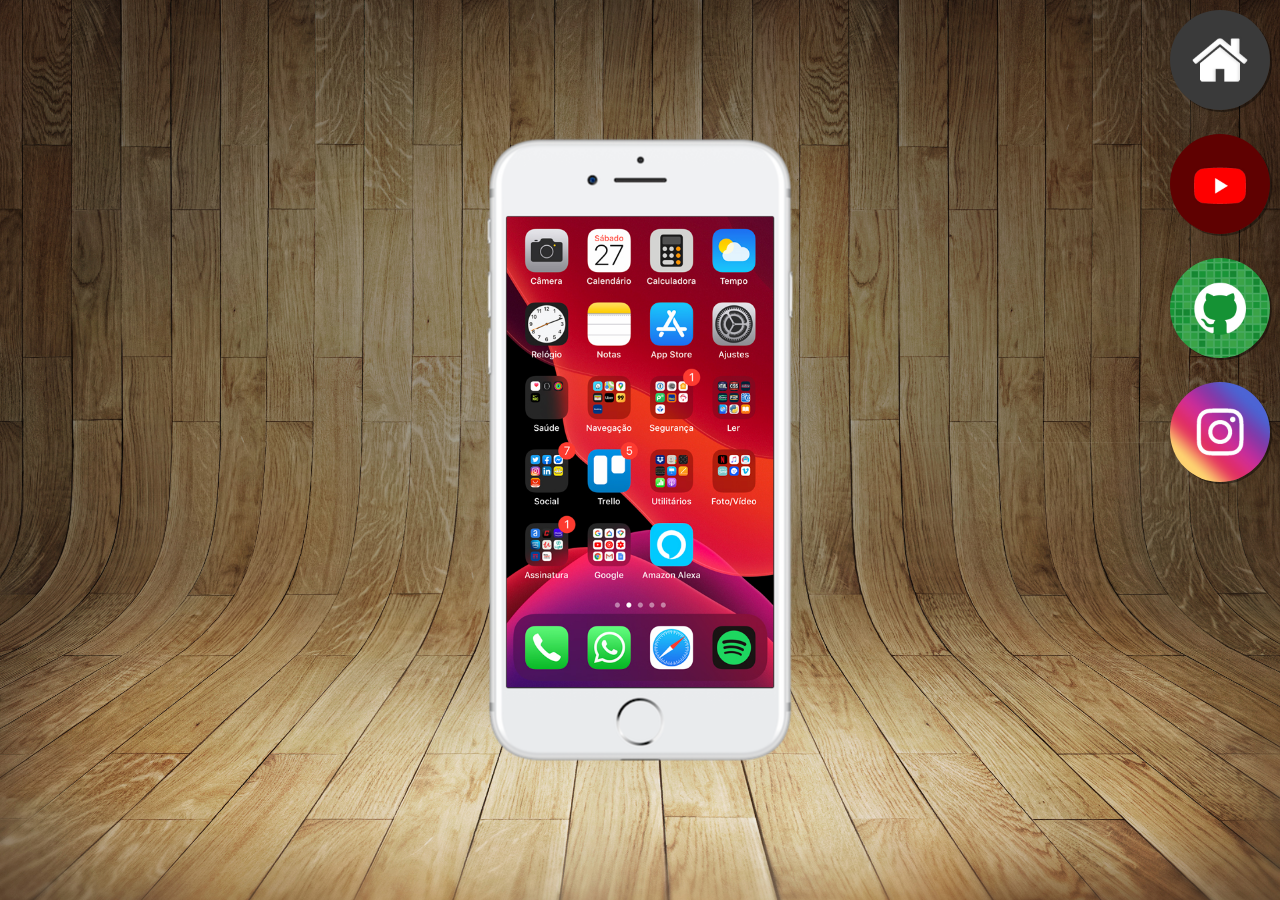
<file: index.html>
<!DOCTYPE html>
<html lang="pt-br">
<head>
    <meta charset="UTF-8">
    <meta name="viewport" content="width=device-width, initial-scale=1.0">
    <link rel="shortcut icon" href="favicon.ico" type="image/x-icon">
    <link rel="stylesheet" href="estilos/style.css">
    <title>Projetos Redes Socias</title>
</head>
<body>
    <main>
        <section id="telefone">
            <iframe src="home.html" name="tela" id="tela" frameborder="0"></iframe>
        </section>
        <section id="redes-sociais">
            <a href="home.html" target="tela"><img src="imagens/logo-home.jpg" alt="home"></a> <br>
            <a href="youtube.html" target="tela"><img src="imagens/logo-youtube.jpg" alt="YouTube"></a> <br>
            <a href="github.html" target="tela"><img src="imagens/logo-github.jpg" alt="GitHub"></a> <br>
            <a href="instagram.html" target="tela"><img src="imagens/logo-instagram.jpg" alt="Instagram"></a>                        
        </section>
    </main>
    
</body>
</html>
</file>
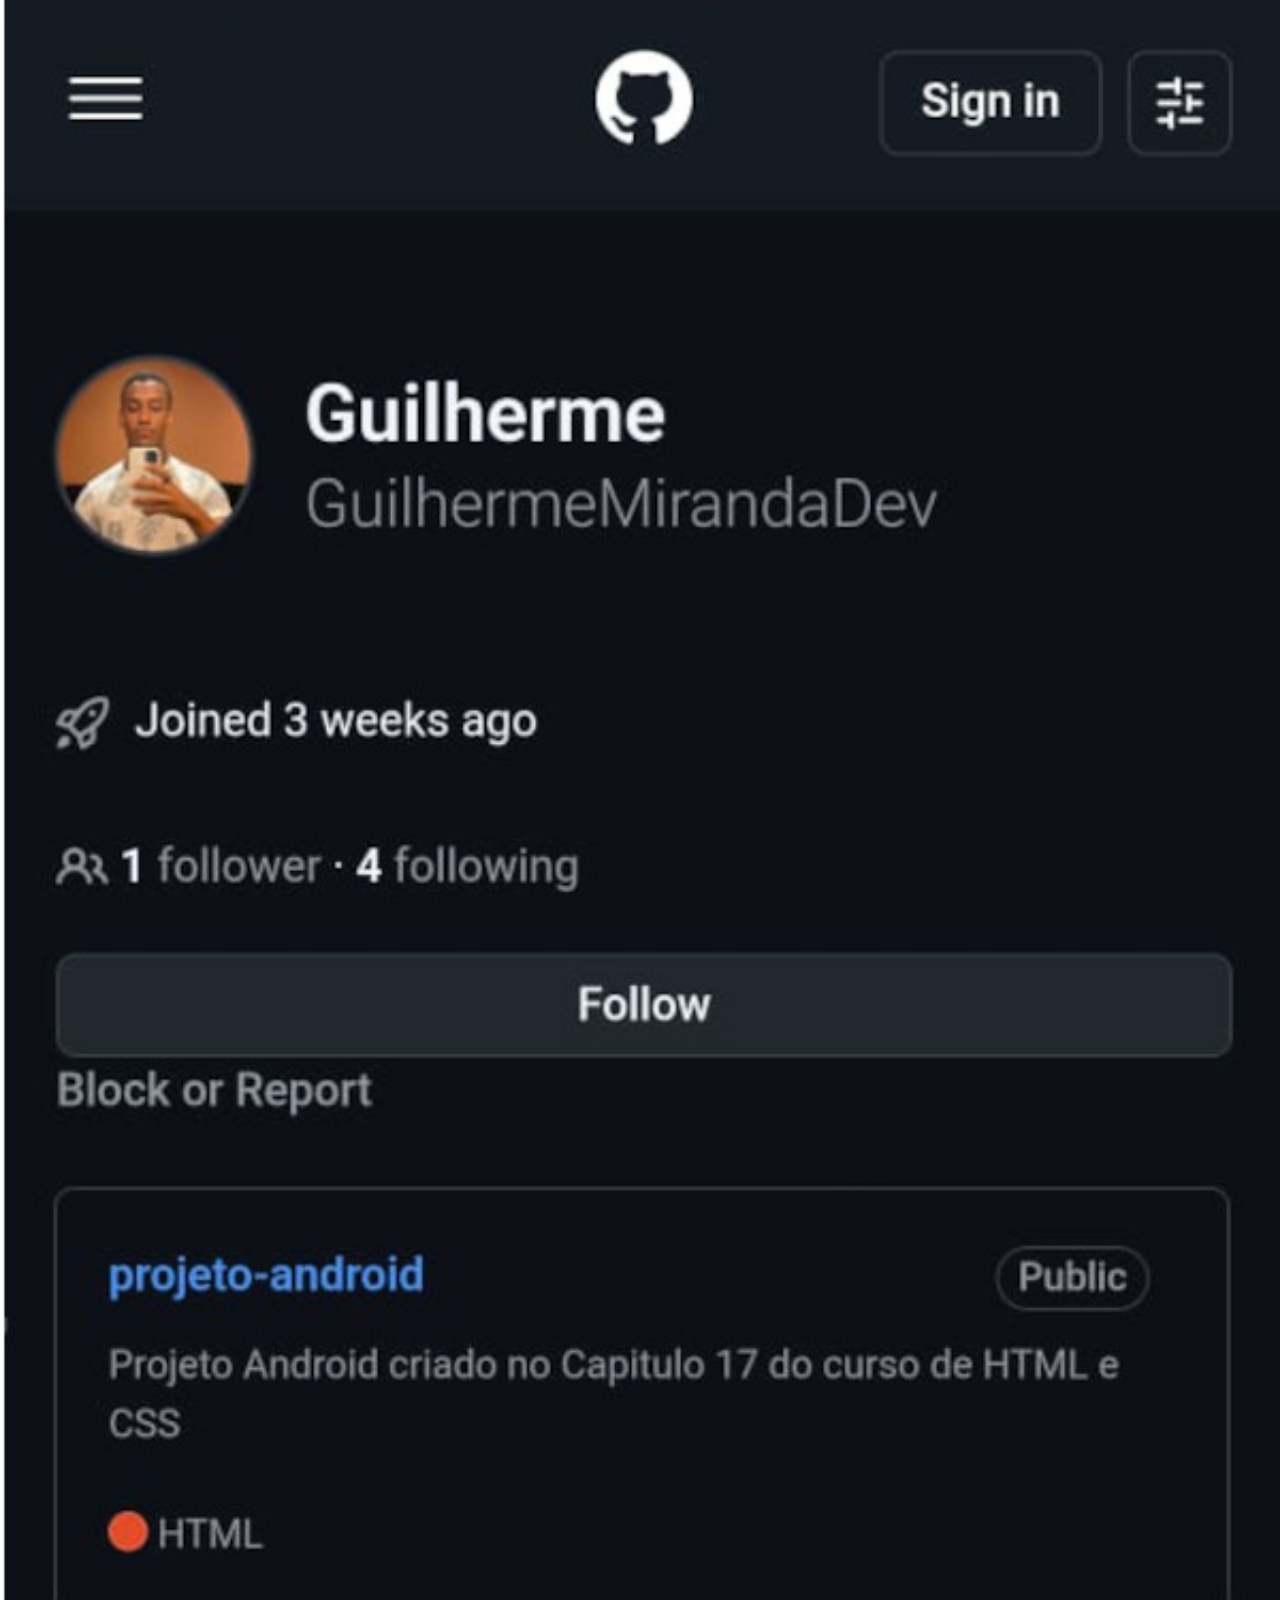
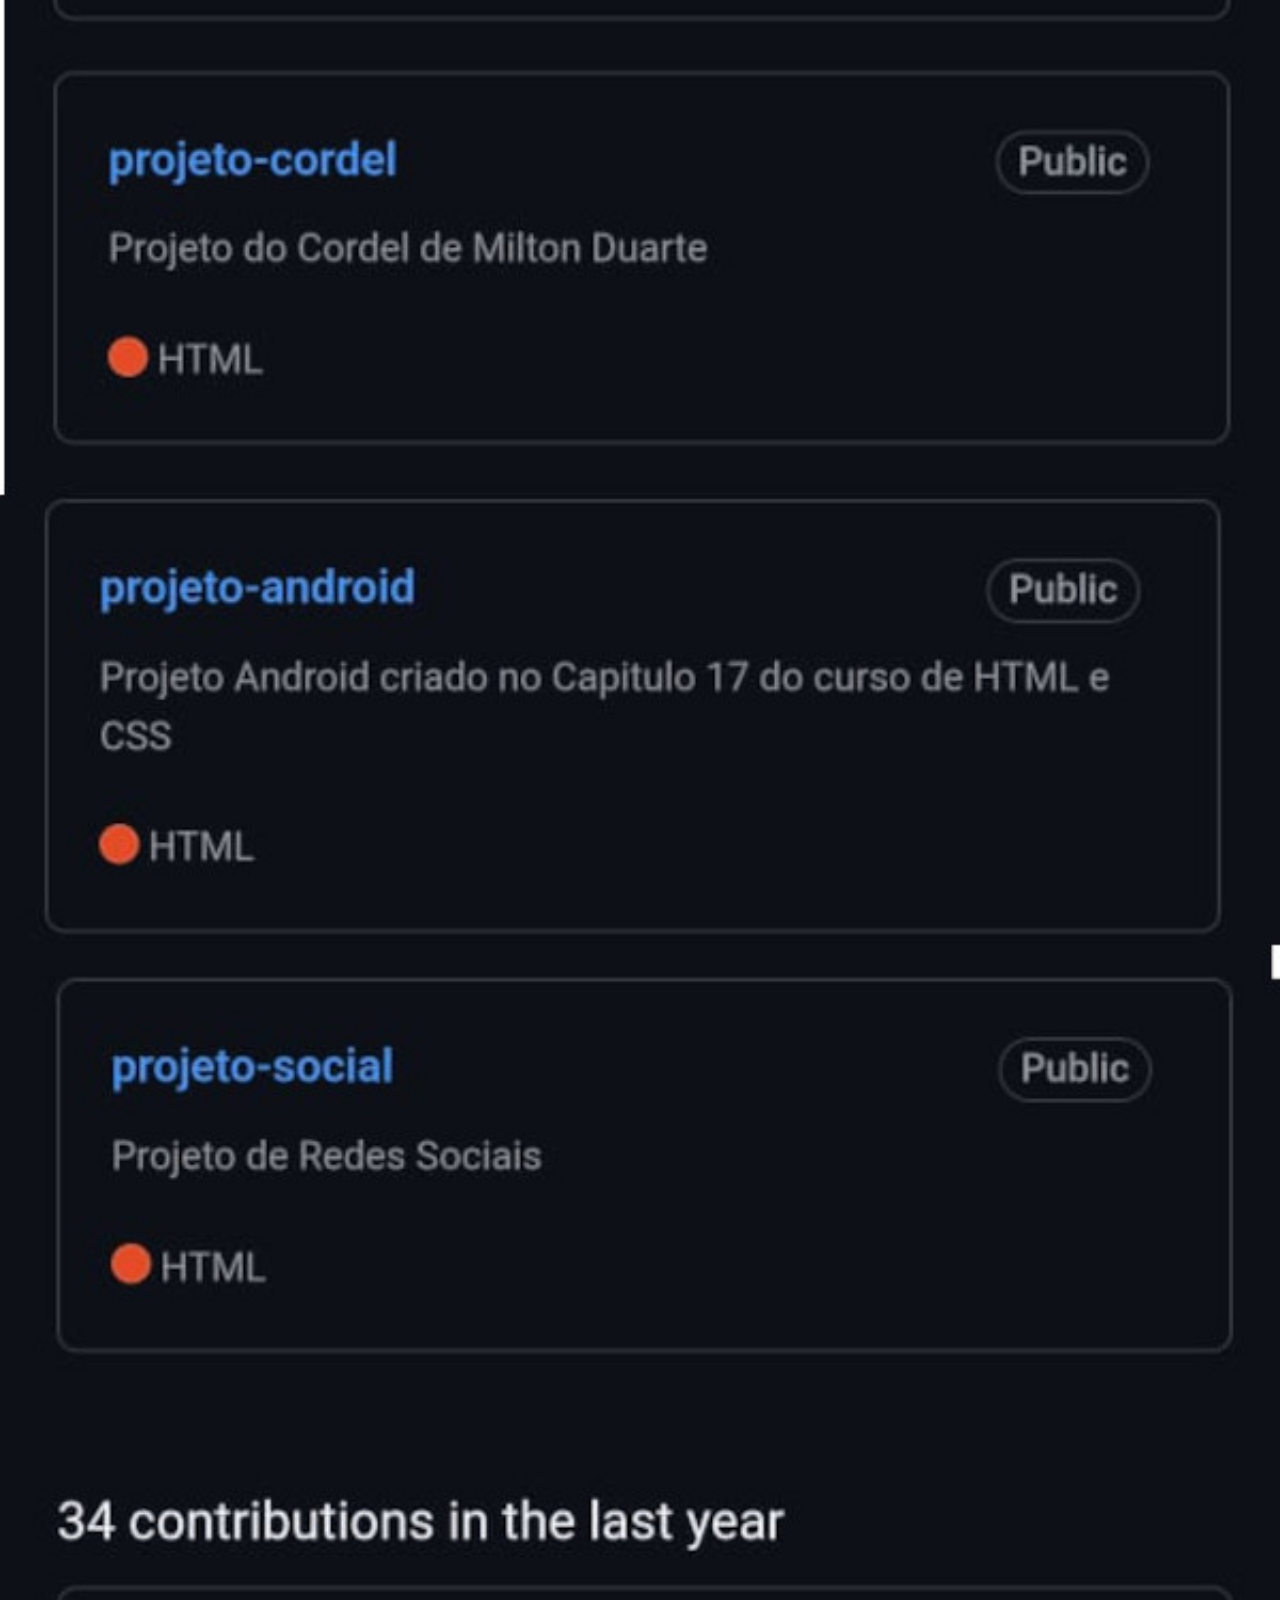
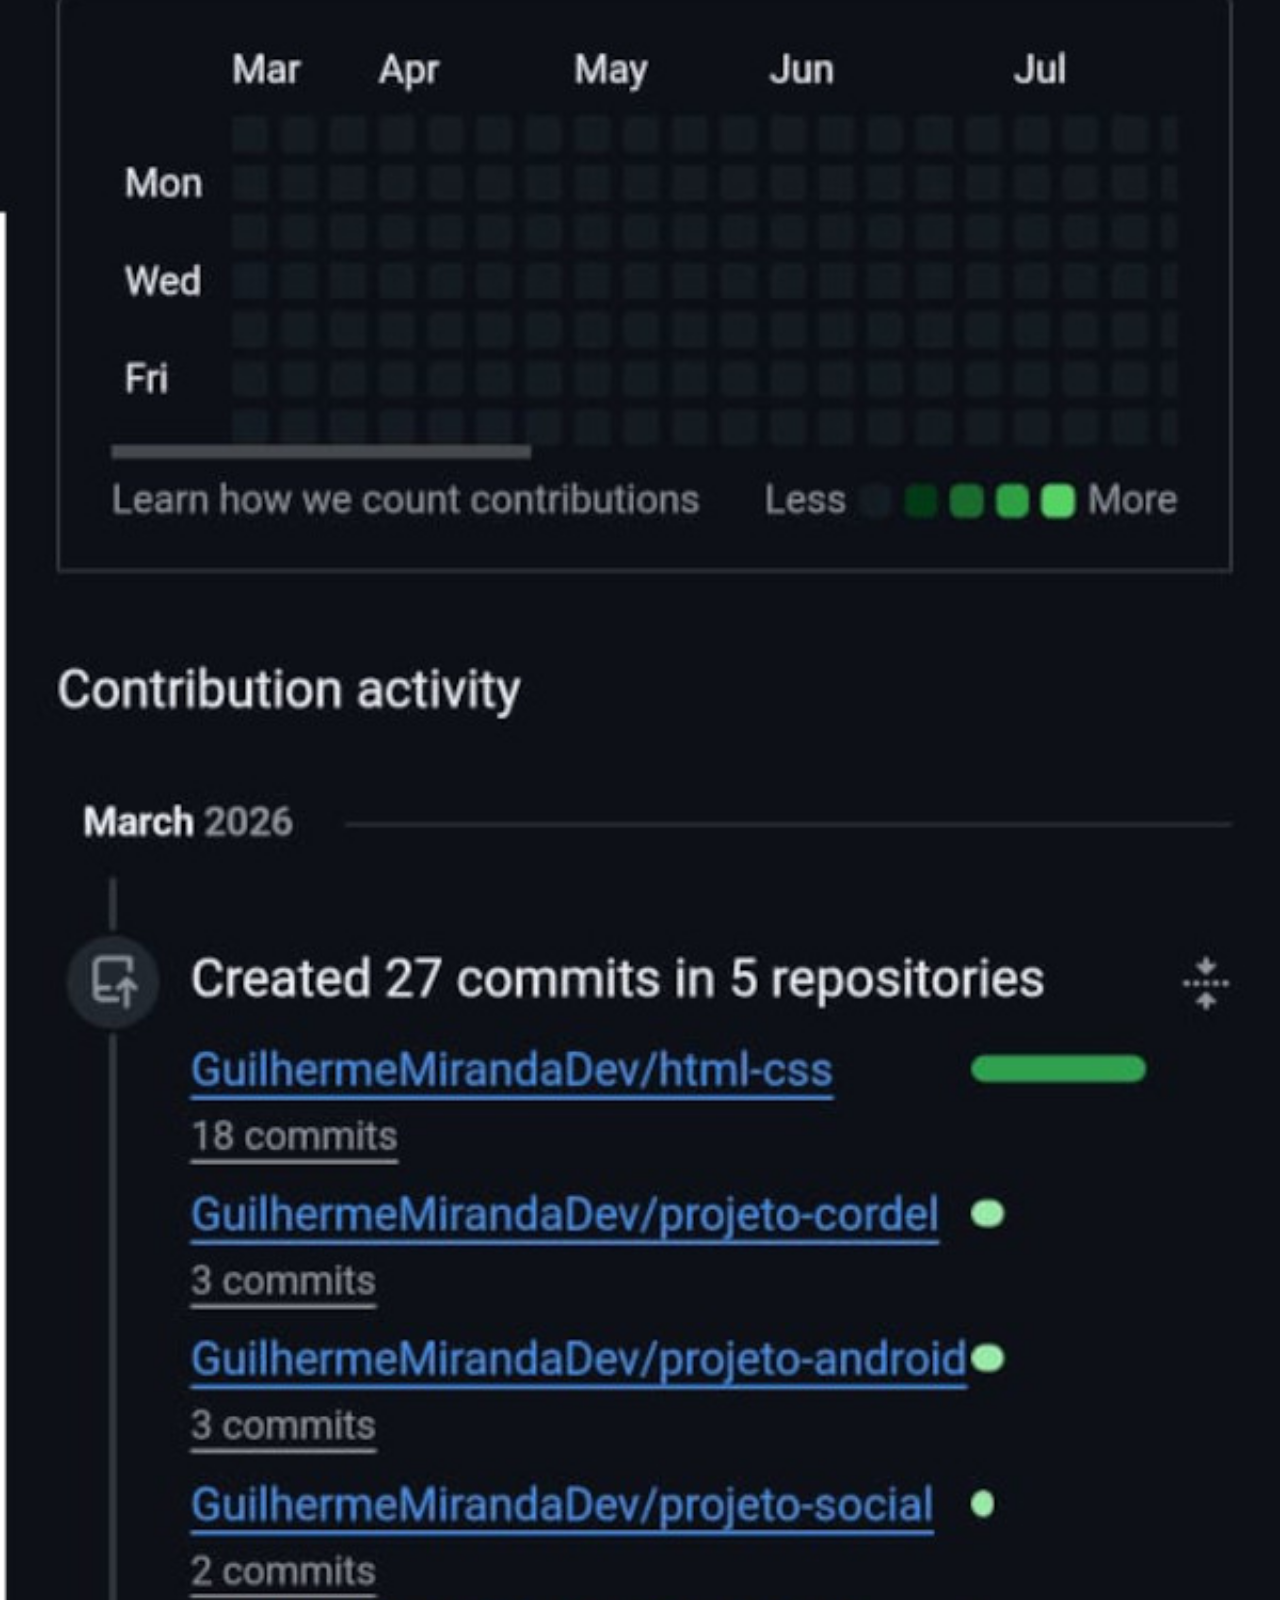
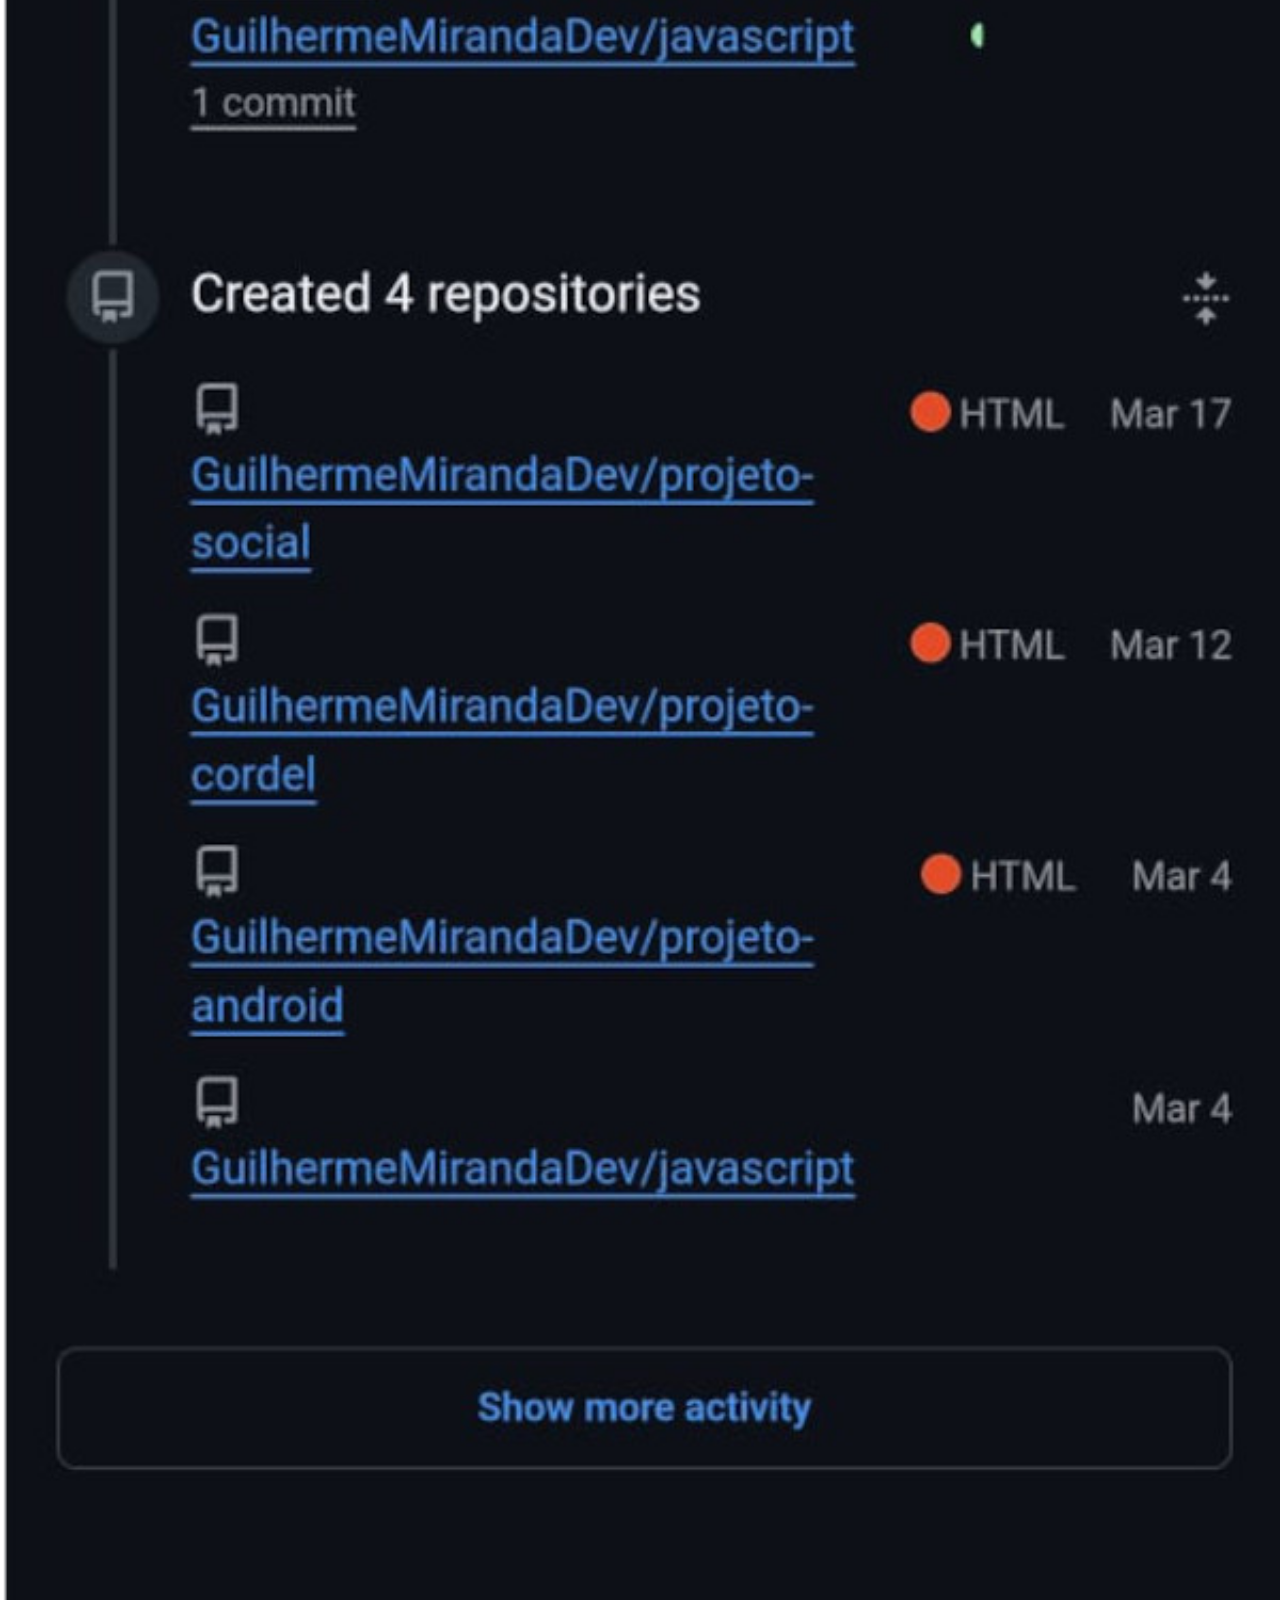
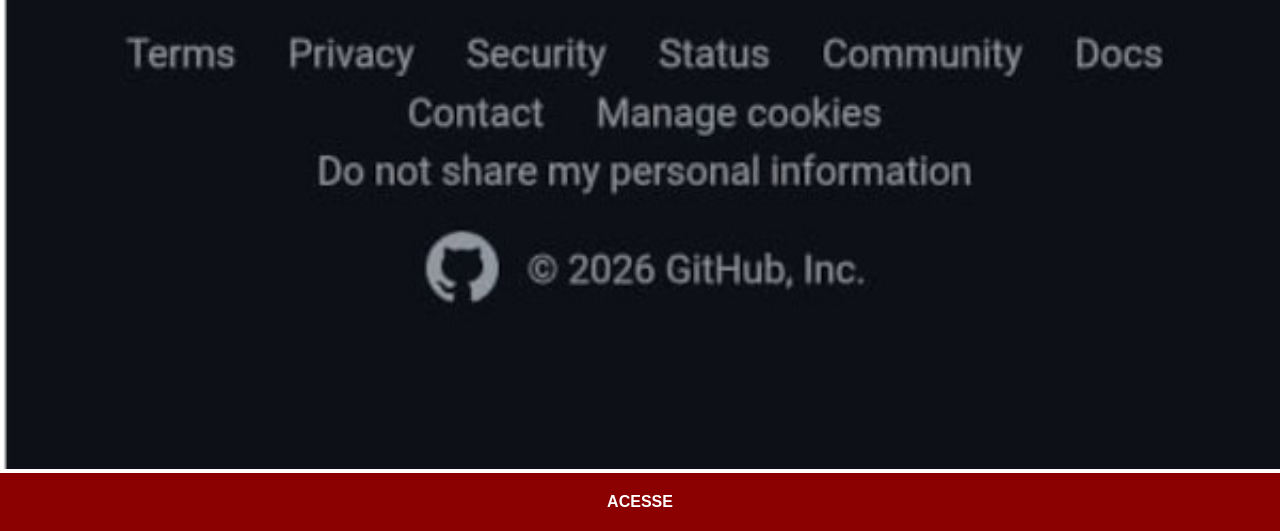
<file: github.html>
<!DOCTYPE html>
<html lang="pt-br">
<head>
    <meta charset="UTF-8">
    <meta name="viewport" content="width=device-width, initial-scale=1.0">
    <title>GitHub</title>
    <link rel="stylesheet" href="estilos/social.css">
</head>
<body>
    <img src="imagens/TelaGit.jpg" alt="GitHub">
    <a href="https://github.com/GuilhermeMirandaDev" target="_blank">ACESSE</a>
</body>
</html>
</file>
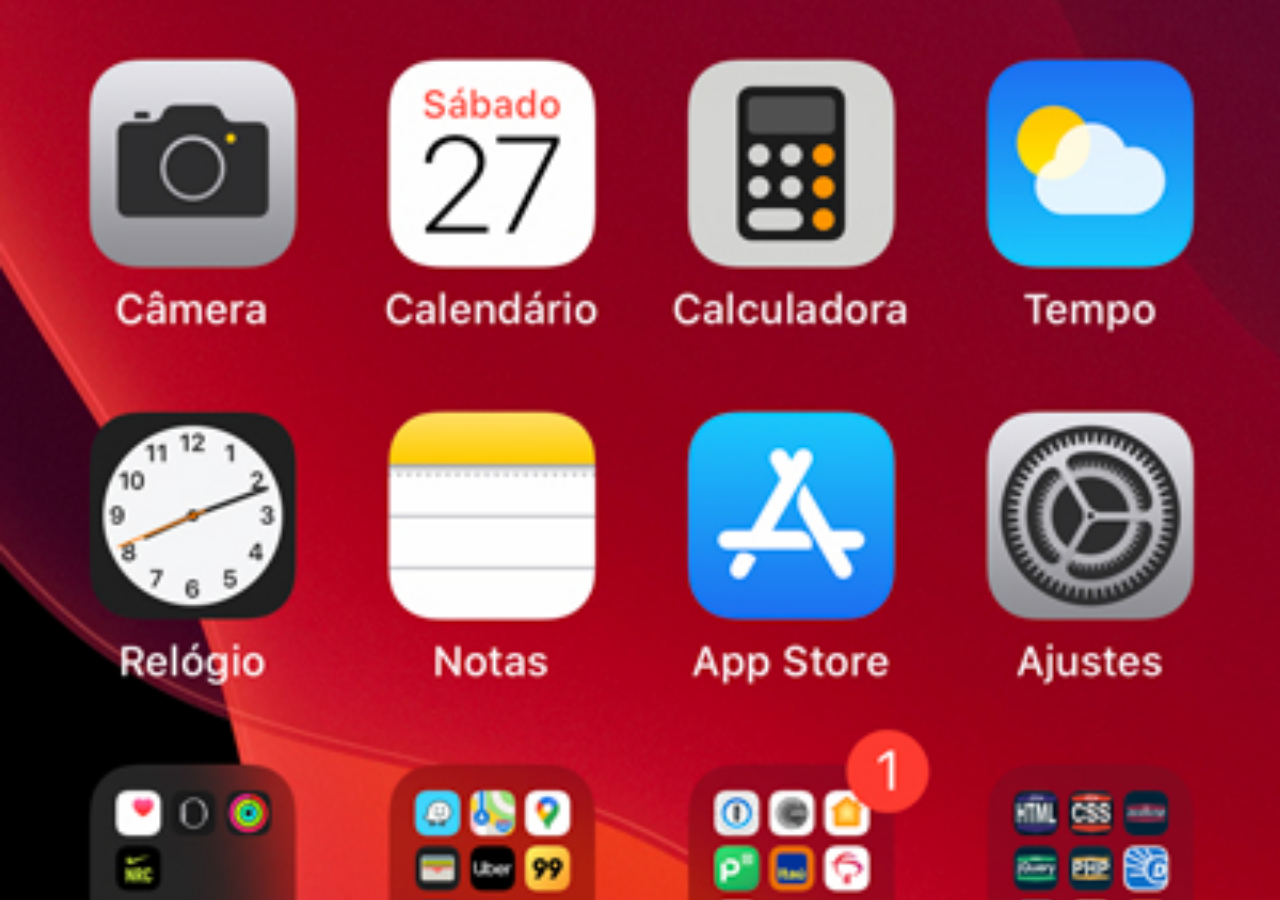
<file: home.html>
<!DOCTYPE html>
<html lang="pt-br">
<head>
    <meta charset="UTF-8">
    <meta name="viewport" content="width=device-width, initial-scale=1.0">
    <title>Home</title>
</head>
<style>
    *{
        padding: 0;
        margin: 0;
    }
    body{
        width: 100vw;
        height: 100vh;
        background: black url(imagens/tela-home.jpg) no-repeat
        top center;
        background-size: cover;
    }
</style>
<body>
    
</body>
</html>
</file>
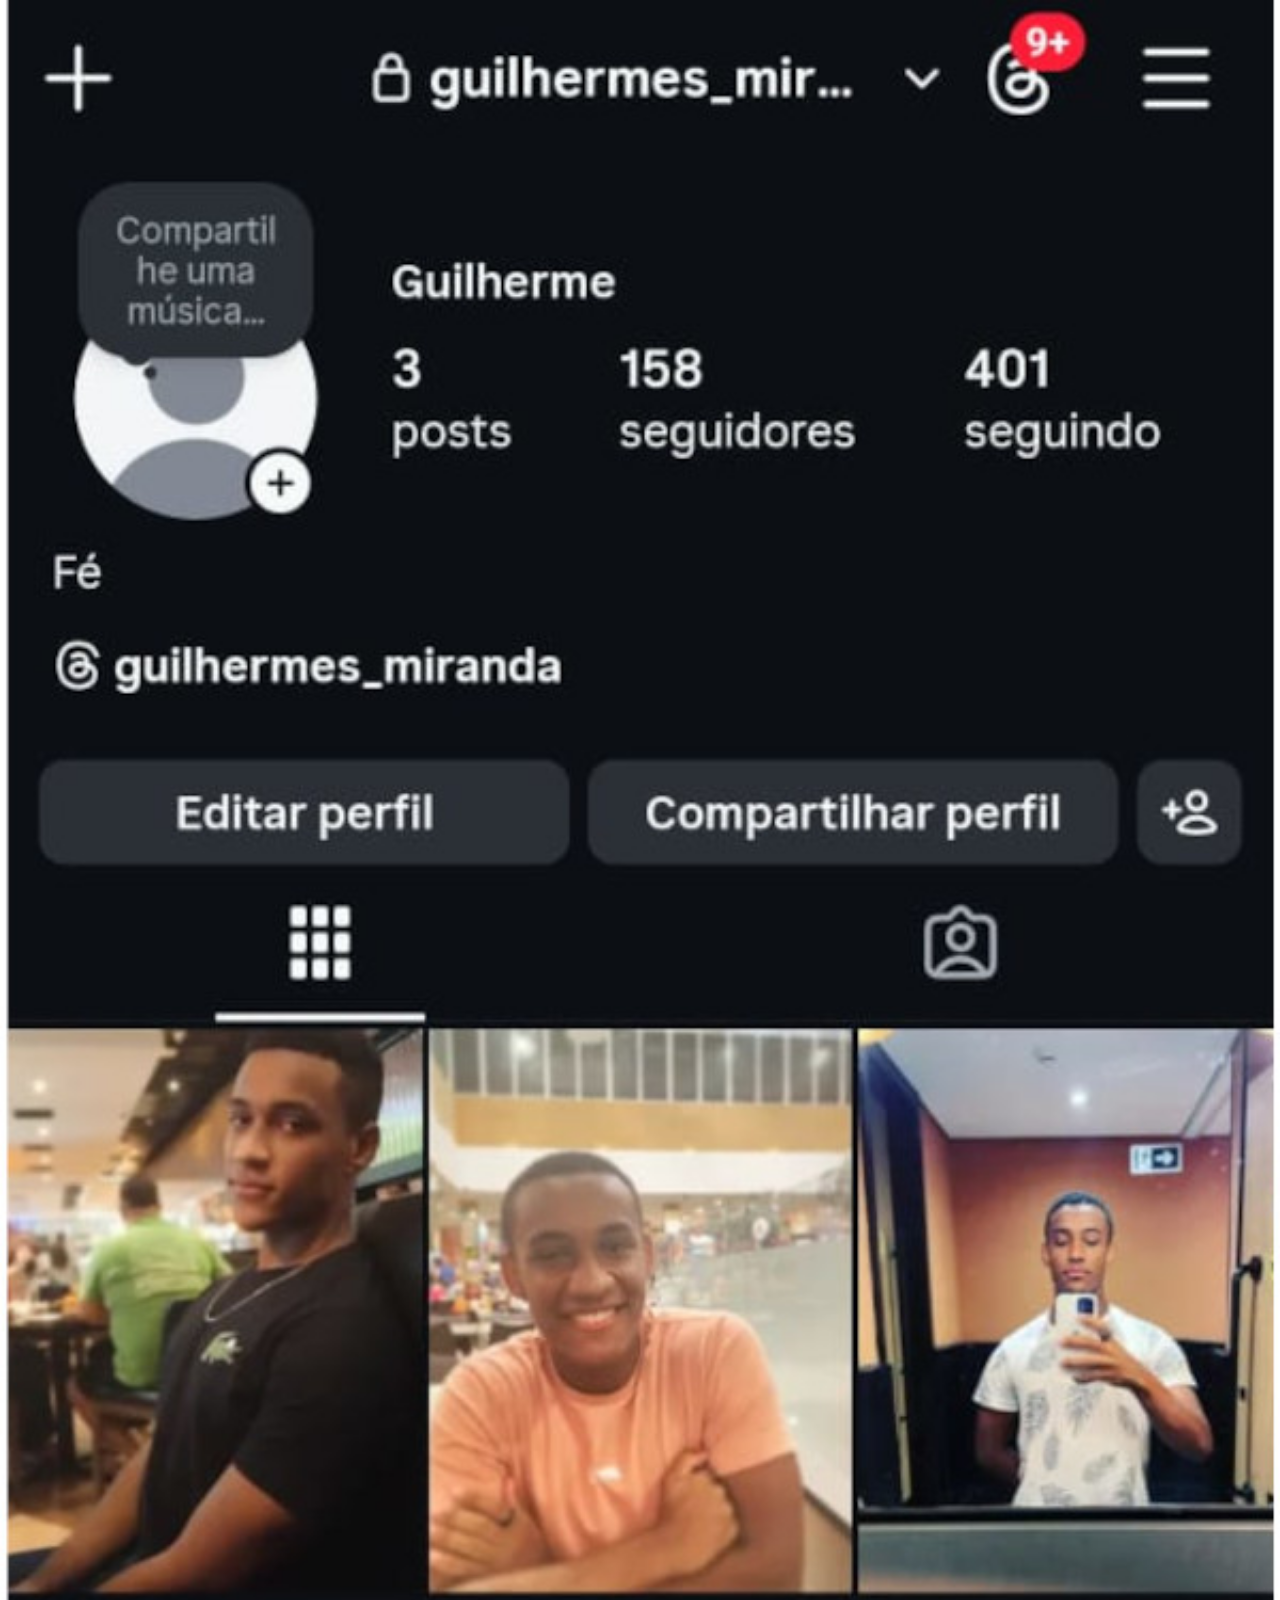
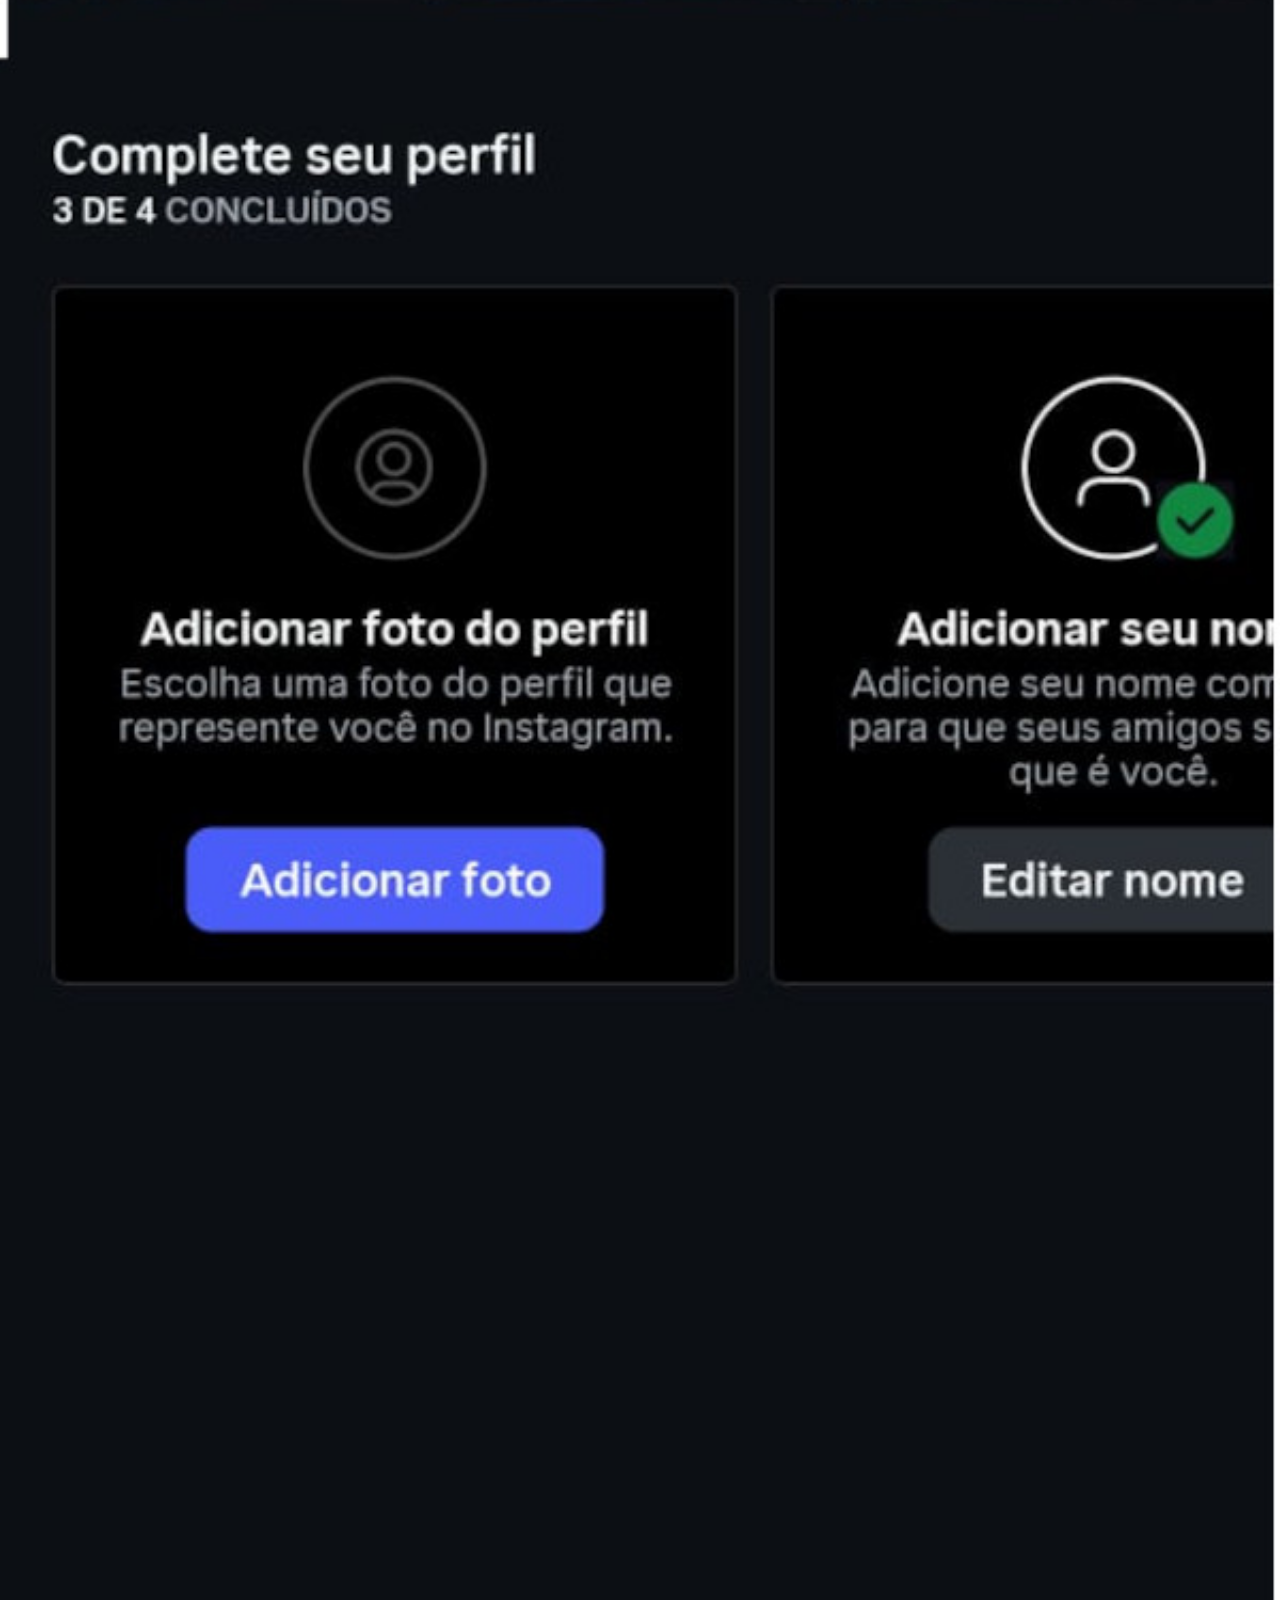
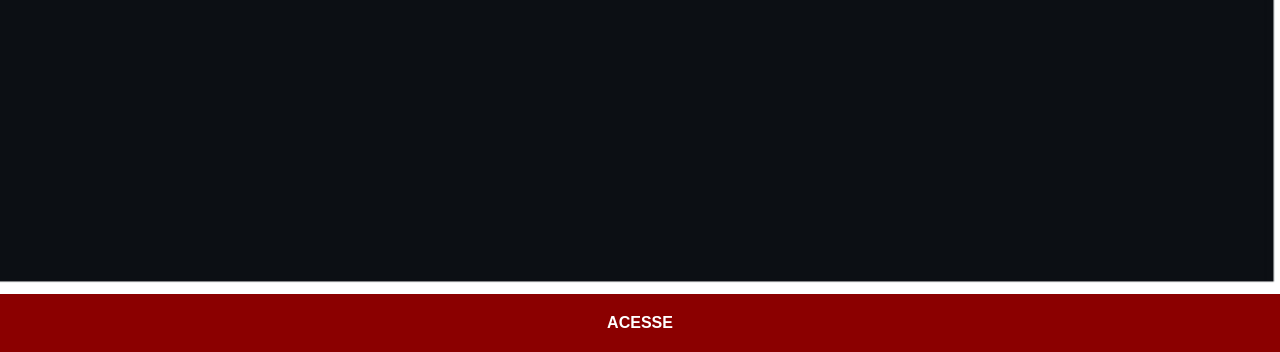
<file: instagram.html>
<!DOCTYPE html>
<html lang="pt-br">
<head>
    <meta charset="UTF-8">
    <meta name="viewport" content="width=device-width, initial-scale=1.0">
    <title>Instagram</title>
    <link rel="stylesheet" href="estilos/social.css">
</head>
<body>
    <img src="imagens/TelaInsta.jpg" alt="GitHub">
    <a href="https://www.instagram.com/guilhermes_miranda/?hl=pt-br" target="_blank">ACESSE</a>
</body>
</html>
</file>
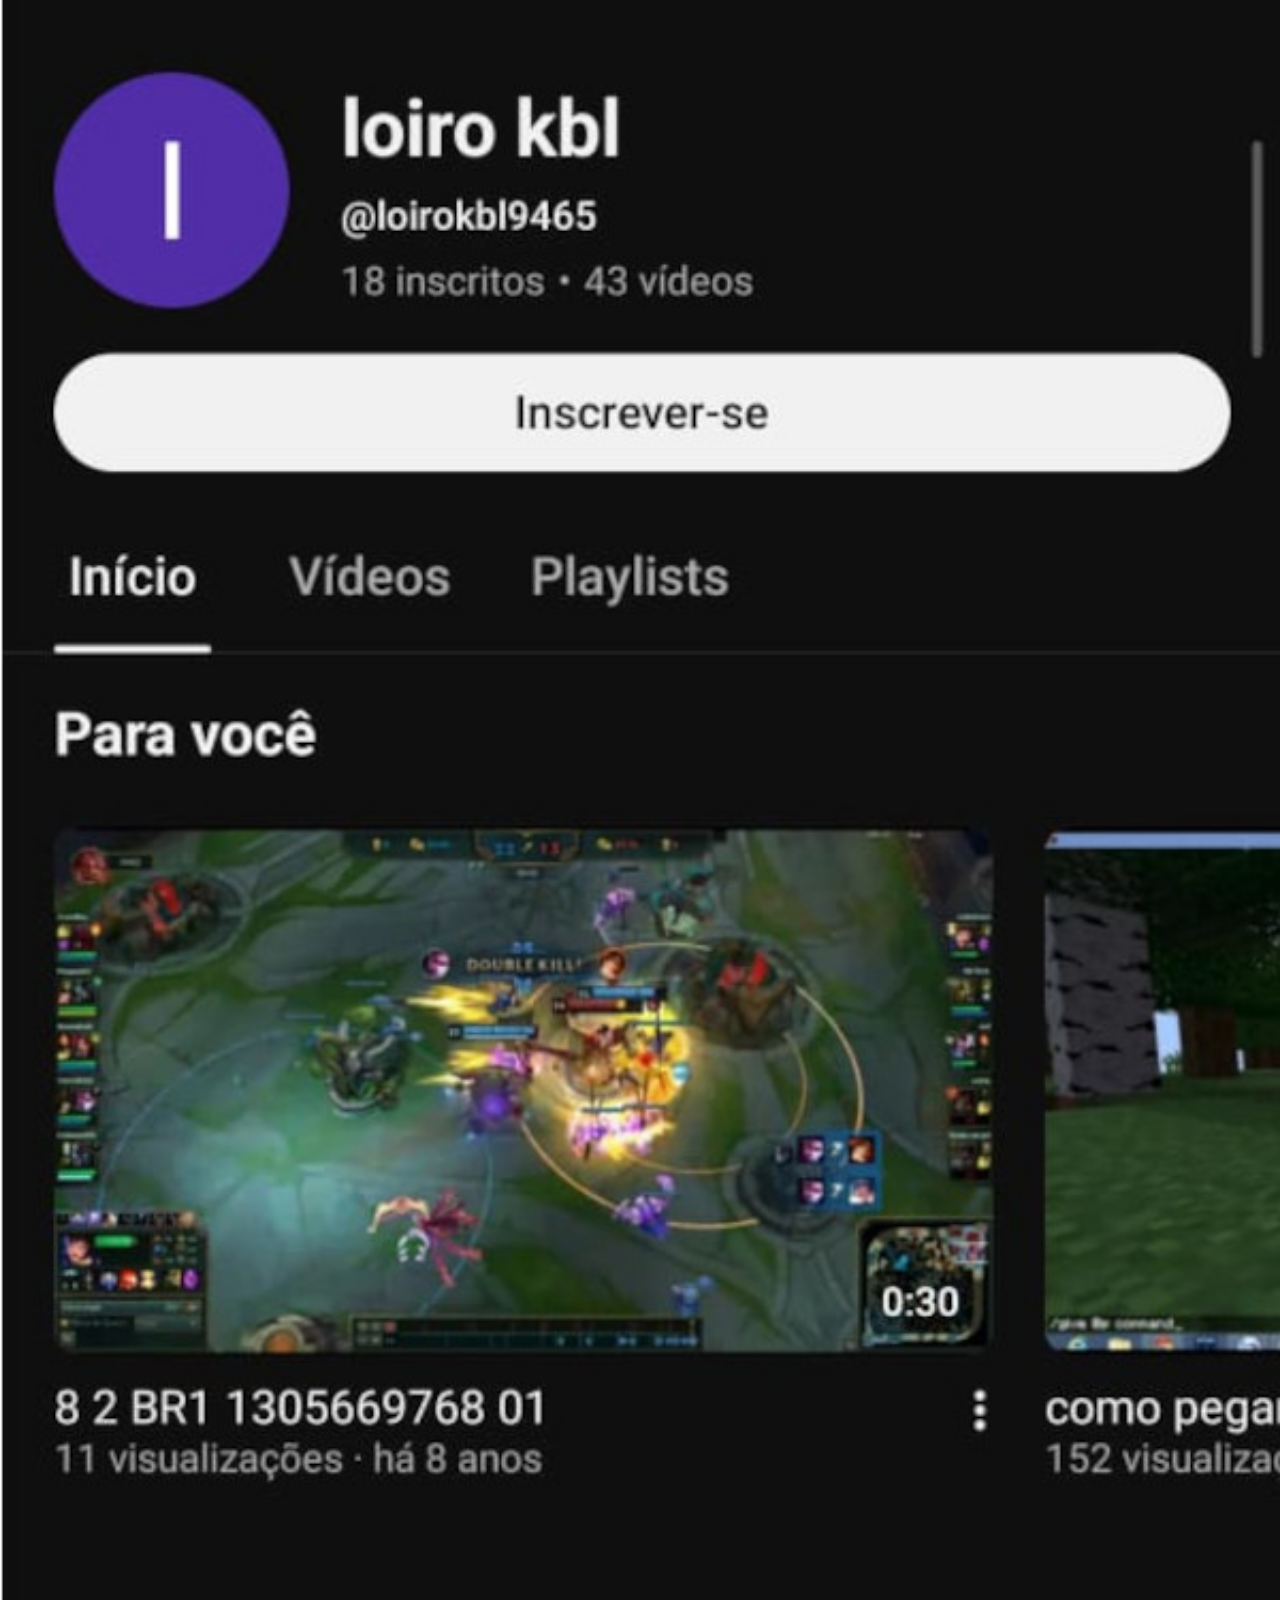
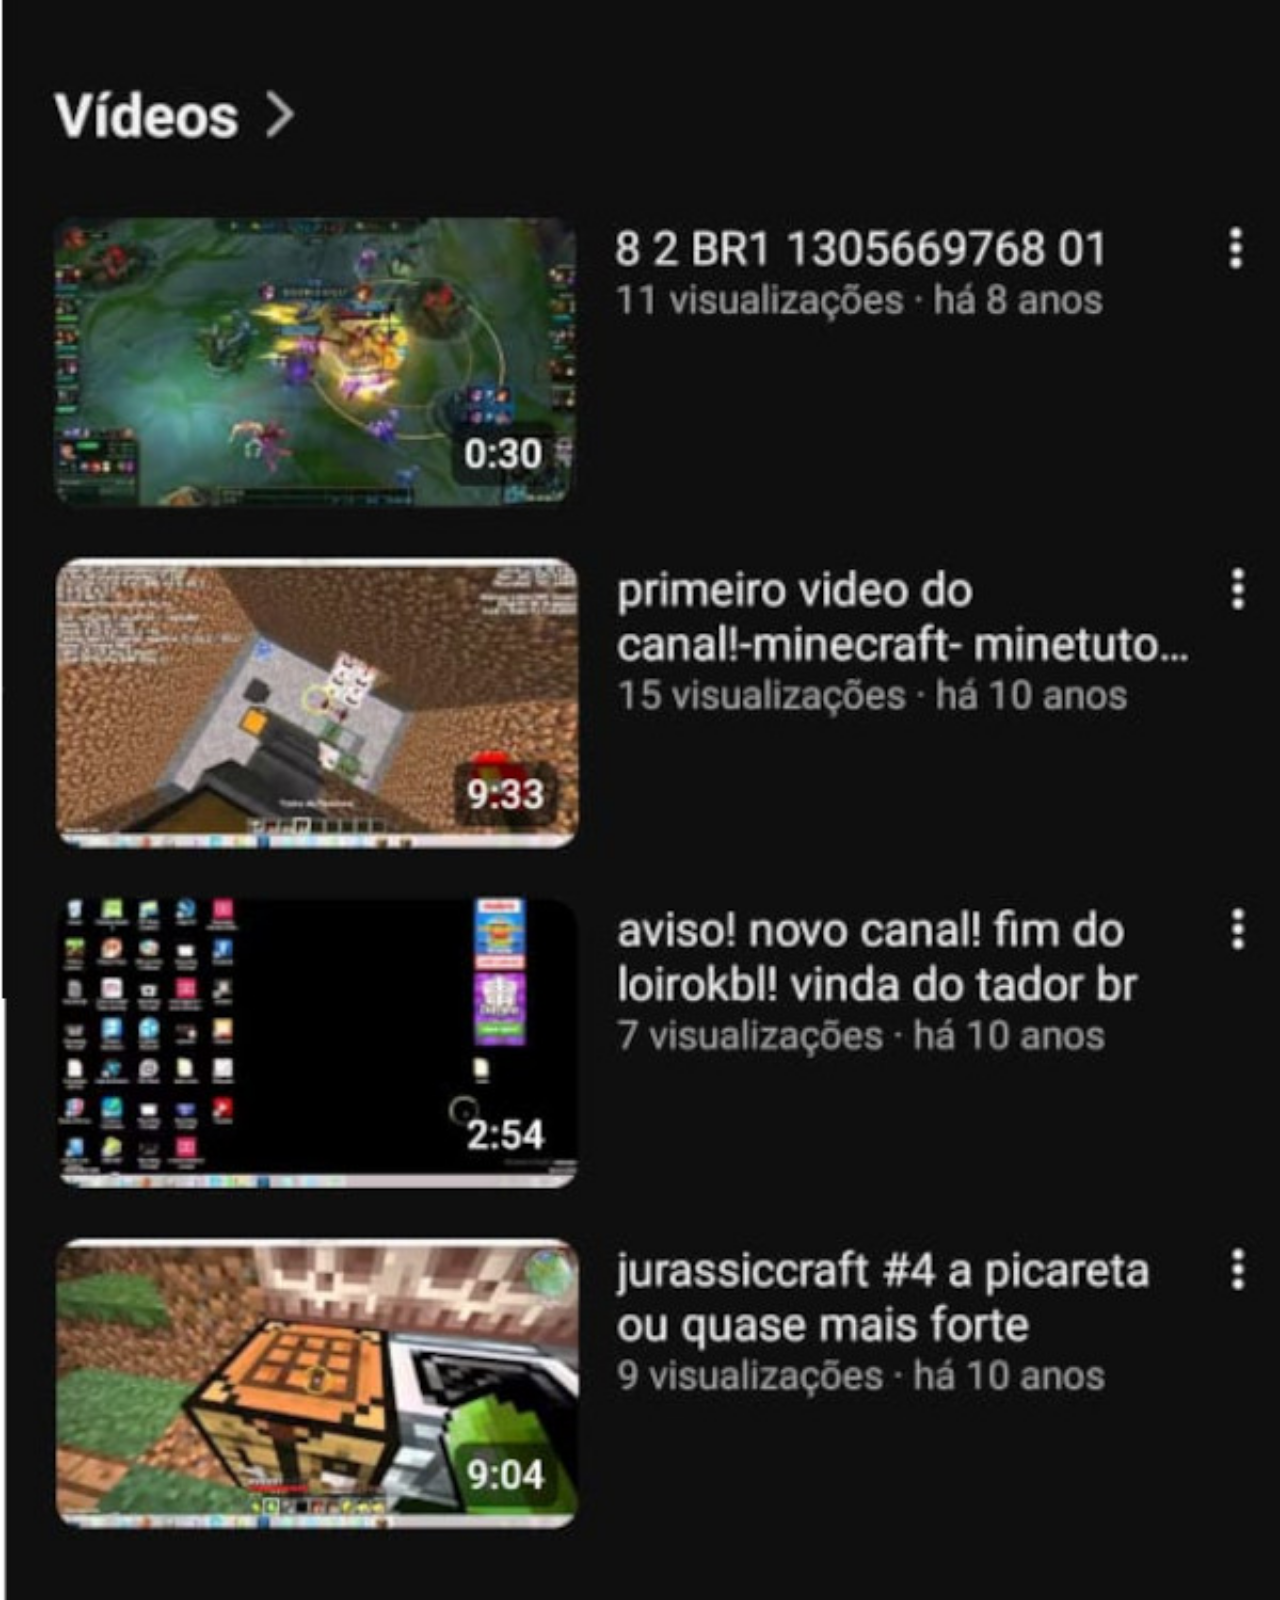
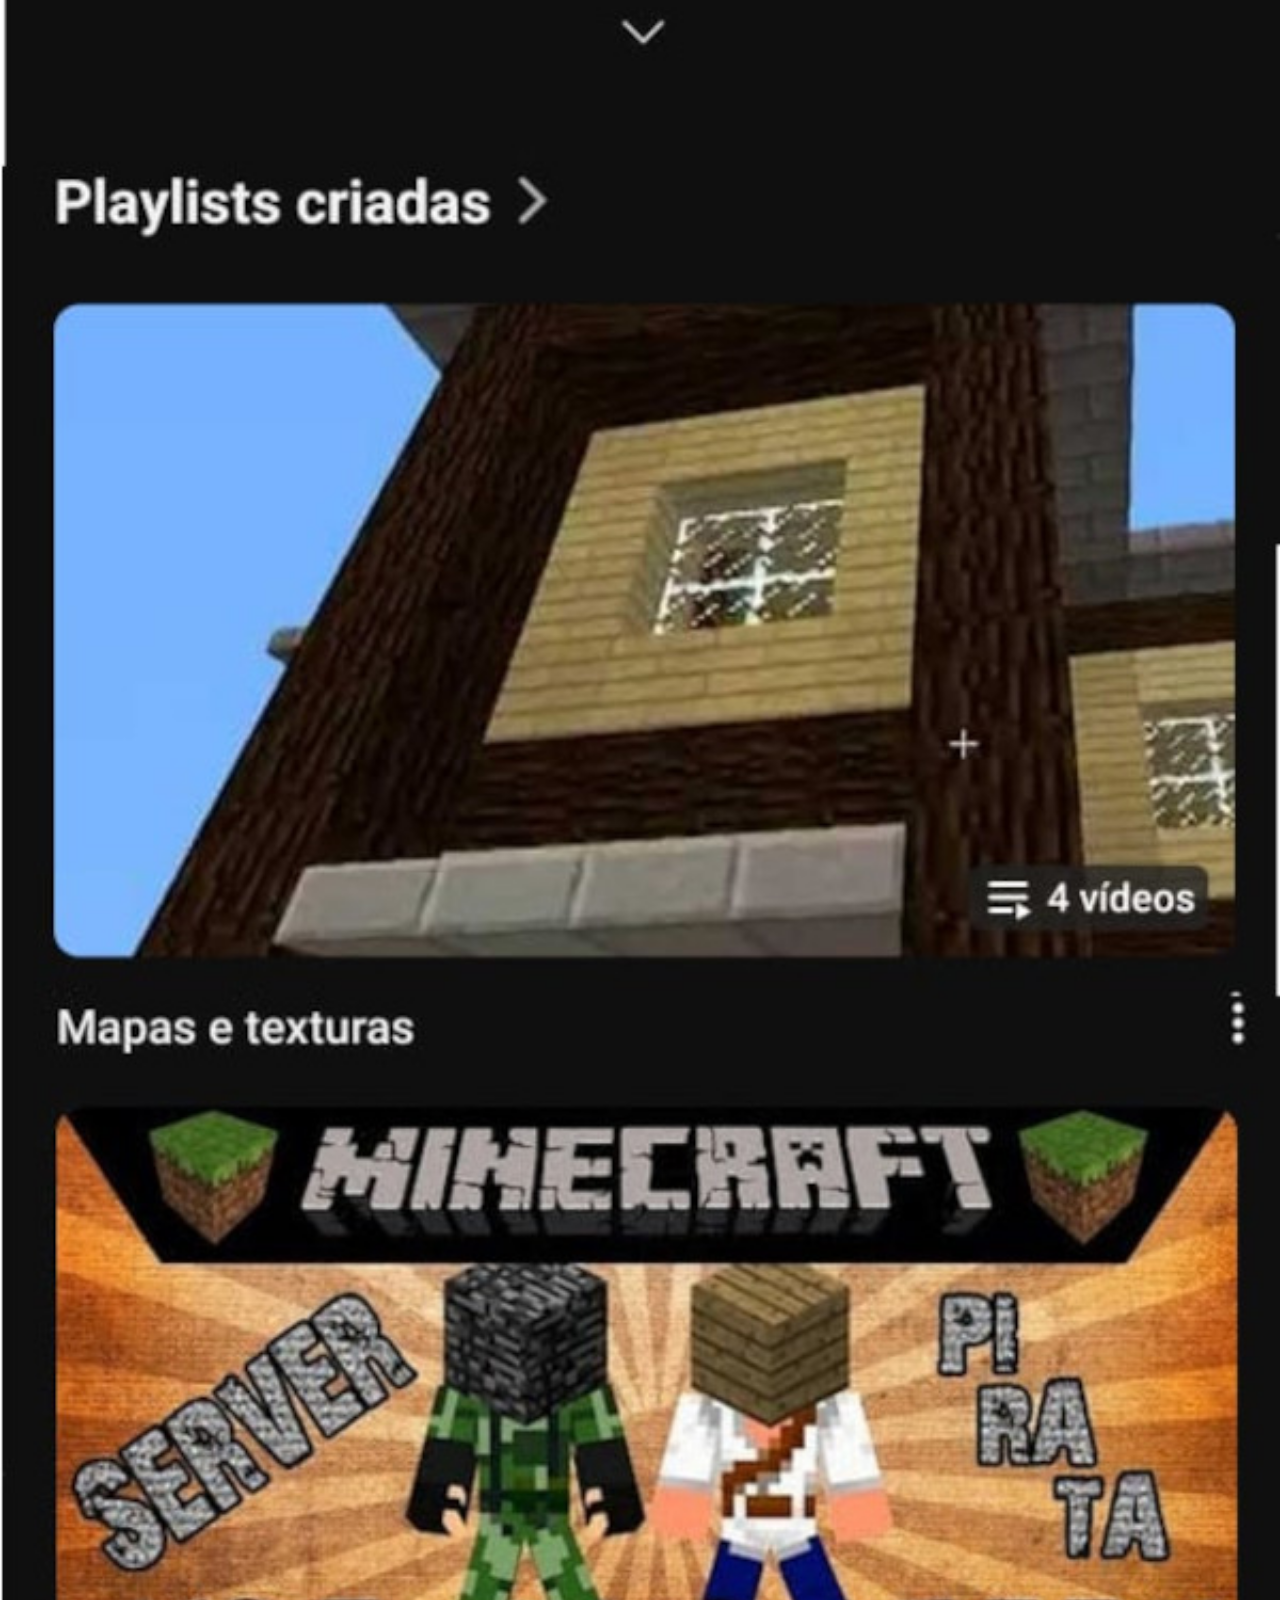
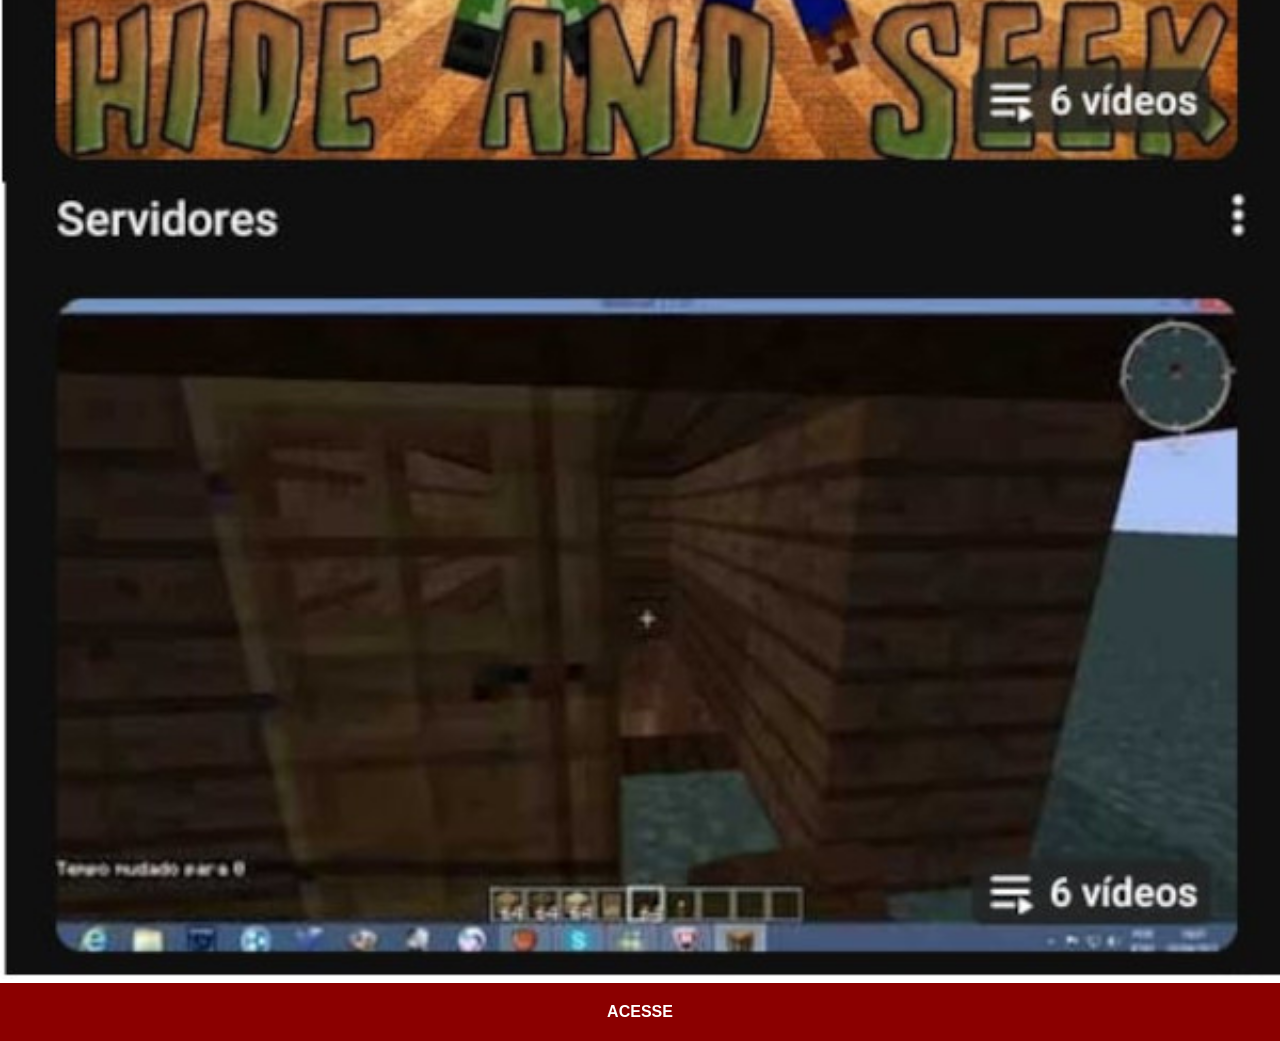
<file: youtube.html>
<!DOCTYPE html>
<html lang="pt-br">
<head>
    <meta charset="UTF-8">
    <meta name="viewport" content="width=device-width, initial-scale=1.0">
    <title>YouTube</title>
    <link rel="stylesheet" href="estilos/social.css">
</head>
<body>
    <img src="imagens/TelaYou.jpg" alt="YouTube">
    <a href="https://www.youtube.com/@loirokbl9465/featured" target="_blank">ACESSE</a>
</body>
</html>
</file>
<file: estilos/style.css>
@charset "UTF-8";

*{
    margin: 0px;
    padding: 0px;
    font-family: Arial, Helvetica, sans-serif;
}

html,body{
    height: 100vh;
    width: 100vw;
    background: url('../imagens/fundo-madeira.jpg') no-repeat top center;
    background-size: cover;
    background-attachment: fixed;
}
main{
    height: 100vh;
    position: relative;
}

section#telefone {
    position: absolute;
    top: 50%;
    left: 50%;
    transform: translate(-50%, -50%);
    height: 627px;
    width: 311px;
    background-image: url('../imagens/frame-iphone.png');
    background-repeat: no-repeat;
    
}

iframe#tela{
    position: relative;
    top: 80px;
    left: 22px;
    width: 267px;
    height: 471px;
}

section#redes-sociais{
    text-align: right;
}

section#redes-sociais img {
    width: 100px;
    margin: 10px;
    border-radius: 50%;
    box-shadow: 2px 2px rgba(0, 0, 0, 0.400);
    box-sizing: border-box;
}
section#redes-sociais img:hover{
    border: 2px solid rgba(255, 255, 255, 0.637);
    transform: translate(-4px -4px );
    box-shadow: 5px 5px 10px rgba(0, 0, 0, 0.658);
    transition: transform .3s, border 1s;
}
</file>
<file: estilos/social.css>
@charset "UTF-8";

*{
    padding: 0px;
    margin: 0px;
    font-family: Arial, Helvetica, sans-serif;
}

 ::-webkit-scrollbar{
    width: 0px;
    height: 0px;
}

 img{
    width: 100vw;
}

 a{
    display: block;
    background-color: darkred;
    padding: 20px;
    color: white;
    text-align: center;
    font-weight: bolder;
    text-decoration: none;
}
a:hover{
    background-color: red;
}
</file>
